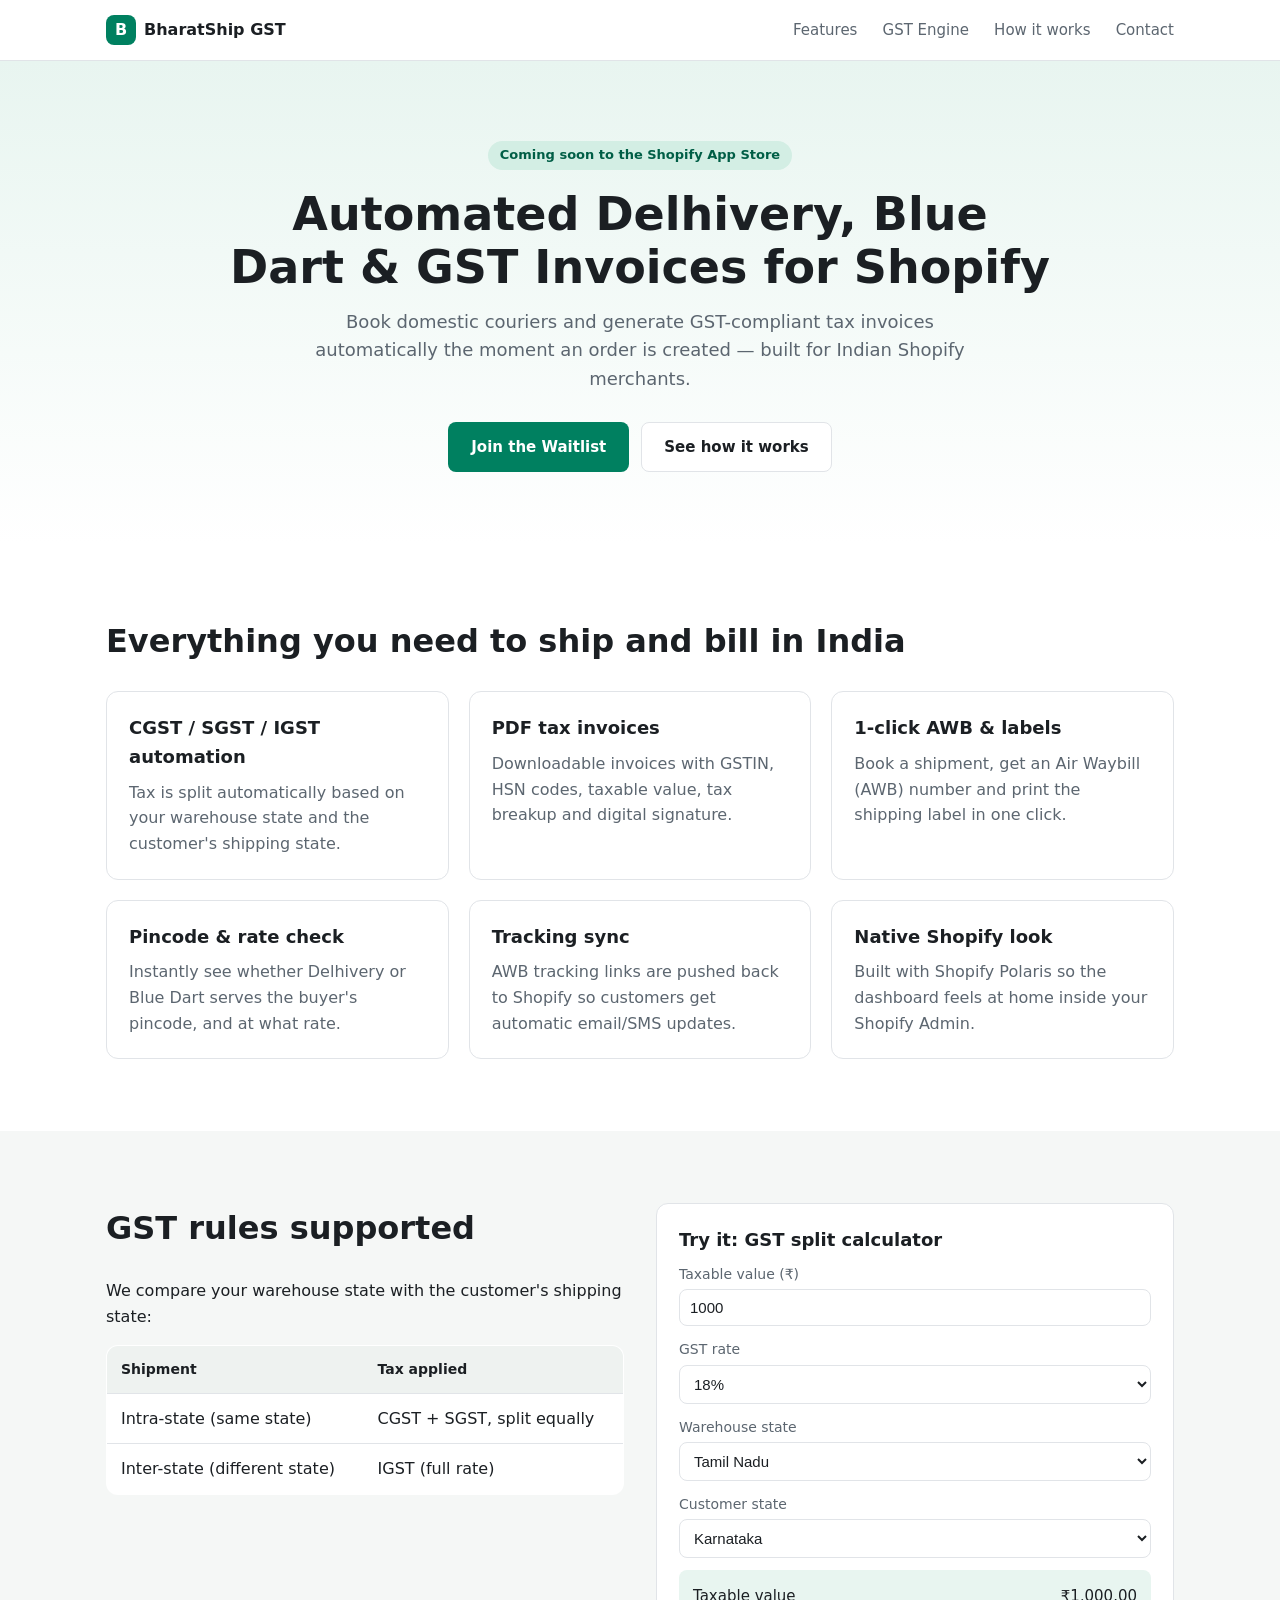
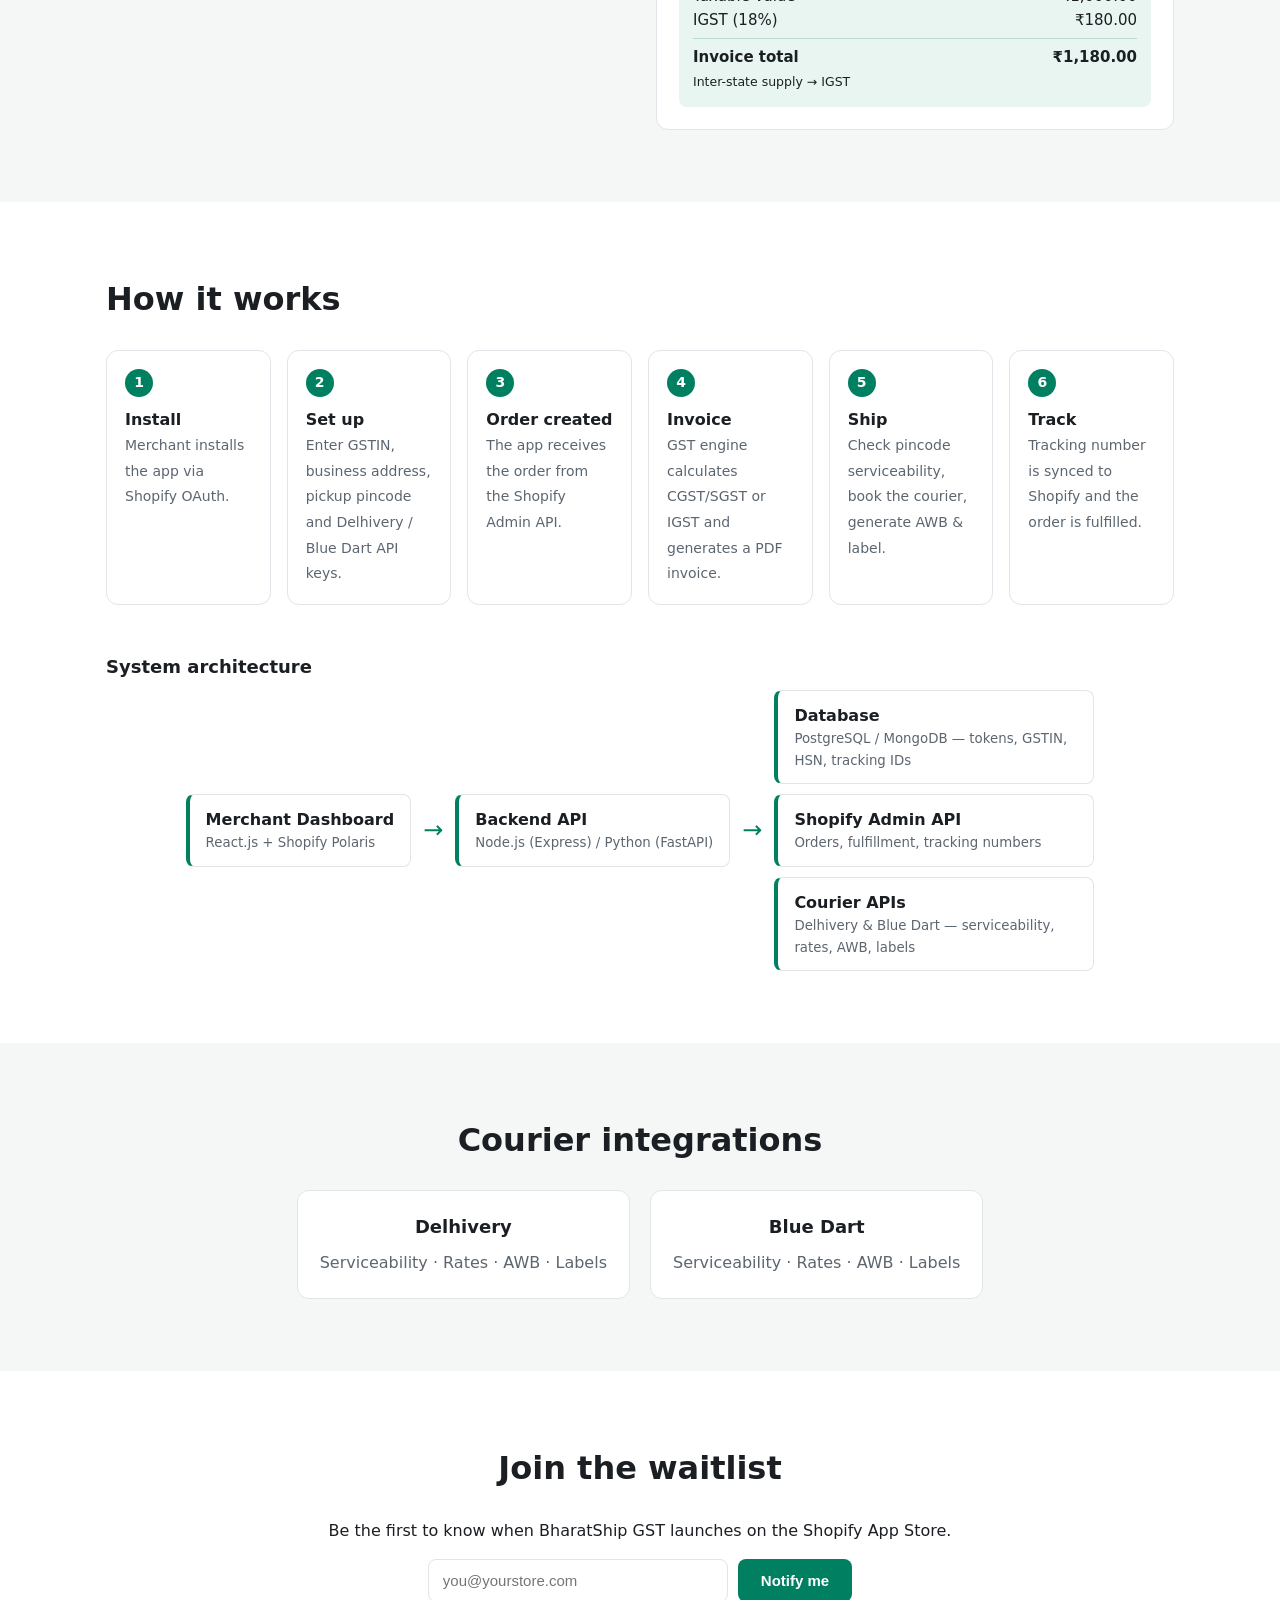
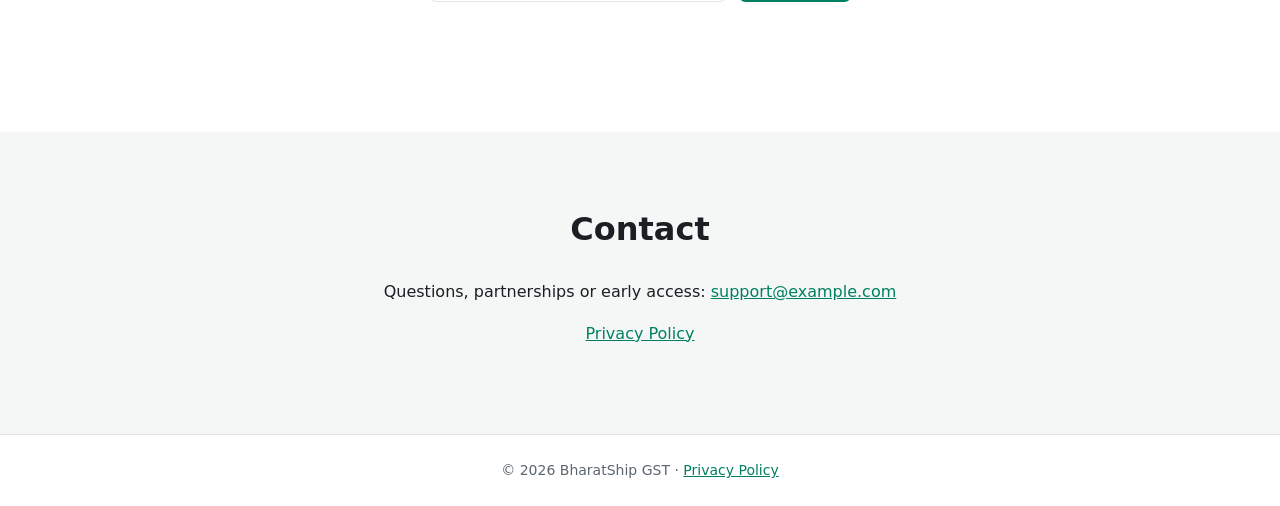
<file: index.html>
<!doctype html>
<html lang="en">
<head>
  <meta charset="utf-8">
  <meta name="viewport" content="width=device-width, initial-scale=1">
  <title>BharatShip GST — Shipping & GST Invoices for Shopify</title>
  <meta name="description" content="Automated Delhivery, Blue Dart and GST-compliant invoices for Indian Shopify merchants.">
  <link rel="stylesheet" href="styles.css">
</head>
<body>
  <header class="nav">
    <div class="wrap nav-inner">
      <a href="#" class="brand"><span class="logo">B</span> BharatShip GST</a>
      <nav>
        <a href="#features">Features</a>
        <a href="#gst">GST Engine</a>
        <a href="#how">How it works</a>
        <a href="#contact">Contact</a>
      </nav>
    </div>
  </header>

  <main>
    <!-- Hero -->
    <section class="hero">
      <div class="wrap">
        <span class="pill">Coming soon to the Shopify App Store</span>
        <h1>Automated Delhivery, Blue Dart &amp; GST Invoices for Shopify</h1>
        <p class="lead">Book domestic couriers and generate GST-compliant tax invoices automatically the moment an order is created — built for Indian Shopify merchants.</p>
        <div class="cta">
          <a href="#waitlist" class="btn primary">Join the Waitlist</a>
          <a href="#how" class="btn ghost">See how it works</a>
        </div>
      </div>
    </section>

    <!-- Features -->
    <section id="features" class="section">
      <div class="wrap">
        <h2>Everything you need to ship and bill in India</h2>
        <div class="grid">
          <article class="card">
            <h3>CGST / SGST / IGST automation</h3>
            <p>Tax is split automatically based on your warehouse state and the customer's shipping state.</p>
          </article>
          <article class="card">
            <h3>PDF tax invoices</h3>
            <p>Downloadable invoices with GSTIN, HSN codes, taxable value, tax breakup and digital signature.</p>
          </article>
          <article class="card">
            <h3>1-click AWB &amp; labels</h3>
            <p>Book a shipment, get an Air Waybill (AWB) number and print the shipping label in one click.</p>
          </article>
          <article class="card">
            <h3>Pincode &amp; rate check</h3>
            <p>Instantly see whether Delhivery or Blue Dart serves the buyer's pincode, and at what rate.</p>
          </article>
          <article class="card">
            <h3>Tracking sync</h3>
            <p>AWB tracking links are pushed back to Shopify so customers get automatic email/SMS updates.</p>
          </article>
          <article class="card">
            <h3>Native Shopify look</h3>
            <p>Built with Shopify Polaris so the dashboard feels at home inside your Shopify Admin.</p>
          </article>
        </div>
      </div>
    </section>

    <!-- GST Engine -->
    <section id="gst" class="section alt">
      <div class="wrap two-col">
        <div>
          <h2>GST rules supported</h2>
          <p>We compare your warehouse state with the customer's shipping state:</p>
          <table class="rules">
            <thead><tr><th>Shipment</th><th>Tax applied</th></tr></thead>
            <tbody>
              <tr><td>Intra-state (same state)</td><td>CGST + SGST, split equally</td></tr>
              <tr><td>Inter-state (different state)</td><td>IGST (full rate)</td></tr>
            </tbody>
          </table>
        </div>
        <form class="calc card" id="calc" onsubmit="return false">
          <h3>Try it: GST split calculator</h3>
          <label>Taxable value (₹)<input type="number" id="amt" value="1000" min="0" step="0.01"></label>
          <label>GST rate
            <select id="rate">
              <option value="5">5%</option><option value="12">12%</option>
              <option value="18" selected>18%</option><option value="28">28%</option>
            </select>
          </label>
          <label>Warehouse state<select id="from"></select></label>
          <label>Customer state<select id="to"></select></label>
          <div class="result" id="result" aria-live="polite"></div>
        </form>
      </div>
    </section>

    <!-- How it works -->
    <section id="how" class="section">
      <div class="wrap">
        <h2>How it works</h2>
        <ol class="flow">
          <li><strong>Install</strong><span>Merchant installs the app via Shopify OAuth.</span></li>
          <li><strong>Set up</strong><span>Enter GSTIN, business address, pickup pincode and Delhivery / Blue Dart API keys.</span></li>
          <li><strong>Order created</strong><span>The app receives the order from the Shopify Admin API.</span></li>
          <li><strong>Invoice</strong><span>GST engine calculates CGST/SGST or IGST and generates a PDF invoice.</span></li>
          <li><strong>Ship</strong><span>Check pincode serviceability, book the courier, generate AWB &amp; label.</span></li>
          <li><strong>Track</strong><span>Tracking number is synced to Shopify and the order is fulfilled.</span></li>
        </ol>

        <h3 class="sub">System architecture</h3>
        <div class="arch">
          <div class="box"><b>Merchant Dashboard</b><small>React.js + Shopify Polaris</small></div>
          <div class="arrow">→</div>
          <div class="box"><b>Backend API</b><small>Node.js (Express) / Python (FastAPI)</small></div>
          <div class="arrow">→</div>
          <div class="stack">
            <div class="box"><b>Database</b><small>PostgreSQL / MongoDB — tokens, GSTIN, HSN, tracking IDs</small></div>
            <div class="box"><b>Shopify Admin API</b><small>Orders, fulfillment, tracking numbers</small></div>
            <div class="box"><b>Courier APIs</b><small>Delhivery &amp; Blue Dart — serviceability, rates, AWB, labels</small></div>
          </div>
        </div>
      </div>
    </section>

    <!-- Couriers -->
    <section class="section alt">
      <div class="wrap center">
        <h2>Courier integrations</h2>
        <div class="couriers">
          <div class="card"><h3>Delhivery</h3><p>Serviceability · Rates · AWB · Labels</p></div>
          <div class="card"><h3>Blue Dart</h3><p>Serviceability · Rates · AWB · Labels</p></div>
        </div>
      </div>
    </section>

    <!-- Waitlist + Contact -->
    <section id="waitlist" class="section">
      <div class="wrap center">
        <h2>Join the waitlist</h2>
        <p>Be the first to know when BharatShip GST launches on the Shopify App Store.</p>
        <form class="waitlist" id="waitlist-form">
          <input type="email" id="wl-email" placeholder="you@yourstore.com" required>
          <button class="btn primary" type="submit">Notify me</button>
        </form>
        <p class="note" id="wl-msg"></p>
      </div>
    </section>

    <section id="contact" class="section alt">
      <div class="wrap center">
        <h2>Contact</h2>
        <p>Questions, partnerships or early access: <a href="mailto:support@example.com" id="contact-email">support@example.com</a></p>
        <p><a href="privacy.html">Privacy Policy</a></p>
      </div>
    </section>
  </main>

  <footer class="footer">
    <div class="wrap">© <span id="yr"></span> BharatShip GST · <a href="privacy.html">Privacy Policy</a></div>
  </footer>

  <script src="app.js"></script>
</body>
</html>
</file>
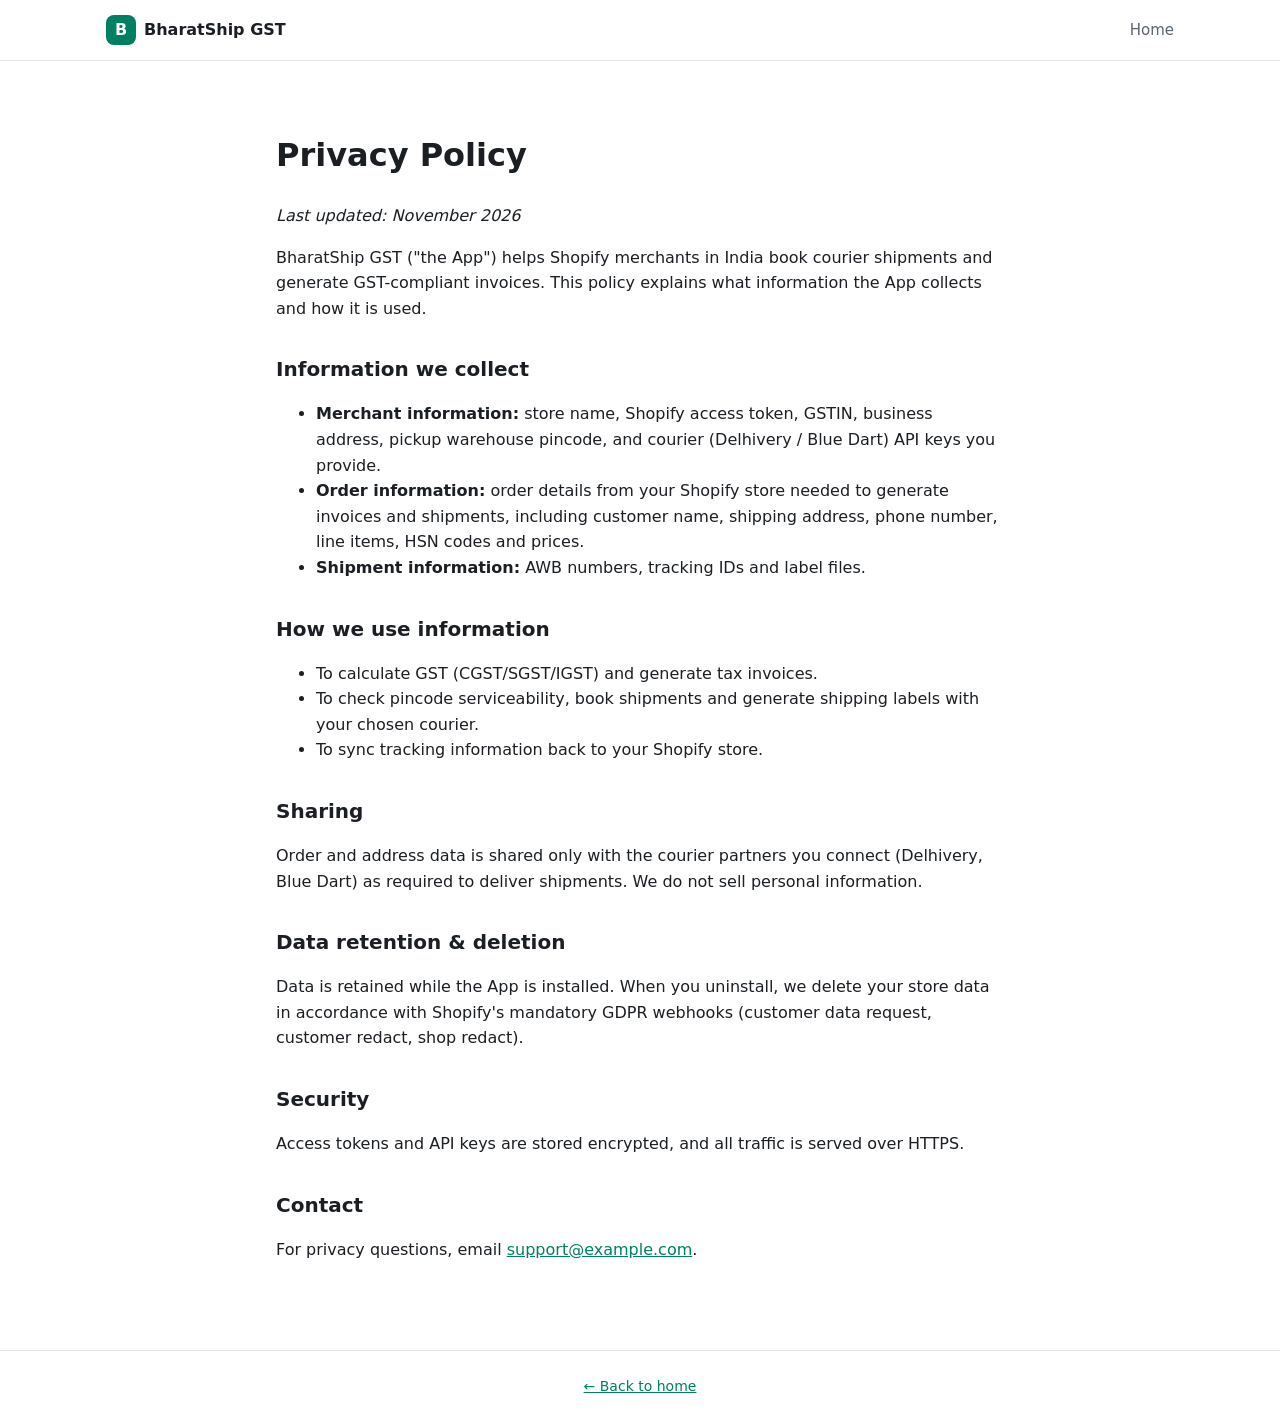
<file: privacy.html>
<!doctype html>
<html lang="en">
<head>
  <meta charset="utf-8">
  <meta name="viewport" content="width=device-width, initial-scale=1">
  <title>Privacy Policy — BharatShip GST</title>
  <link rel="stylesheet" href="styles.css">
</head>
<body>
  <header class="nav">
    <div class="wrap nav-inner">
      <a href="index.html" class="brand"><span class="logo">B</span> BharatShip GST</a>
      <nav><a href="index.html">Home</a></nav>
    </div>
  </header>

  <main class="wrap doc">
    <h1>Privacy Policy</h1>
    <p><em>Last updated: November 2026</em></p>
    <p>BharatShip GST ("the App") helps Shopify merchants in India book courier shipments and generate GST-compliant invoices. This policy explains what information the App collects and how it is used.</p>

    <h2>Information we collect</h2>
    <ul>
      <li><strong>Merchant information:</strong> store name, Shopify access token, GSTIN, business address, pickup warehouse pincode, and courier (Delhivery / Blue Dart) API keys you provide.</li>
      <li><strong>Order information:</strong> order details from your Shopify store needed to generate invoices and shipments, including customer name, shipping address, phone number, line items, HSN codes and prices.</li>
      <li><strong>Shipment information:</strong> AWB numbers, tracking IDs and label files.</li>
    </ul>

    <h2>How we use information</h2>
    <ul>
      <li>To calculate GST (CGST/SGST/IGST) and generate tax invoices.</li>
      <li>To check pincode serviceability, book shipments and generate shipping labels with your chosen courier.</li>
      <li>To sync tracking information back to your Shopify store.</li>
    </ul>

    <h2>Sharing</h2>
    <p>Order and address data is shared only with the courier partners you connect (Delhivery, Blue Dart) as required to deliver shipments. We do not sell personal information.</p>

    <h2>Data retention &amp; deletion</h2>
    <p>Data is retained while the App is installed. When you uninstall, we delete your store data in accordance with Shopify's mandatory GDPR webhooks (customer data request, customer redact, shop redact).</p>

    <h2>Security</h2>
    <p>Access tokens and API keys are stored encrypted, and all traffic is served over HTTPS.</p>

    <h2>Contact</h2>
    <p>For privacy questions, email <a href="mailto:support@example.com">support@example.com</a>.</p>
  </main>

  <footer class="footer">
    <div class="wrap"><a href="index.html">← Back to home</a></div>
  </footer>
</body>
</html>
</file>
<file: styles.css>
:root {
  --bg: #ffffff;
  --bg-alt: #f5f7f6;
  --text: #1b1f23;
  --muted: #5c6670;
  --brand: #008060;
  --brand-dark: #005e46;
  --border: #e1e4e8;
  --radius: 12px;
}
* { box-sizing: border-box; }
html { scroll-behavior: smooth; }
body {
  margin: 0;
  font-family: system-ui, -apple-system, "Segoe UI", Roboto, sans-serif;
  color: var(--text);
  background: var(--bg);
  line-height: 1.6;
}
a { color: var(--brand); }
.wrap { max-width: 1100px; margin: 0 auto; padding: 0 16px; }
.center { text-align: center; }

/* Nav */
.nav { position: sticky; top: 0; background: rgba(255,255,255,.95); border-bottom: 1px solid var(--border); z-index: 10; }
.nav-inner { display: flex; align-items: center; justify-content: space-between; height: 60px; }
.brand { display: flex; align-items: center; gap: 8px; font-weight: 700; color: var(--text); text-decoration: none; }
.logo { width: 30px; height: 30px; border-radius: 8px; background: var(--brand); color: #fff; display: grid; place-items: center; }
.nav nav a { margin-left: 20px; color: var(--muted); text-decoration: none; font-size: 15px; }
.nav nav a:hover { color: var(--brand); }
@media (max-width: 640px) { .nav nav { display: none; } }

/* Hero */
.hero { padding: 80px 0 72px; background: linear-gradient(180deg, #e8f5f0 0%, #fff 100%); text-align: center; }
.pill { display: inline-block; padding: 4px 12px; border-radius: 999px; background: #d3eee4; color: var(--brand-dark); font-size: 13px; font-weight: 600; }
.hero h1 { font-size: clamp(28px, 5vw, 46px); line-height: 1.15; margin: 18px auto 14px; max-width: 820px; }
.lead { font-size: 18px; color: var(--muted); max-width: 680px; margin: 0 auto; }
.cta { margin-top: 28px; display: flex; gap: 12px; justify-content: center; flex-wrap: wrap; }
.btn { display: inline-block; padding: 12px 22px; border-radius: 8px; font-weight: 600; text-decoration: none; border: 1px solid transparent; cursor: pointer; font-size: 15px; }
.btn.primary { background: var(--brand); color: #fff; }
.btn.primary:hover { background: var(--brand-dark); }
.btn.ghost { border-color: var(--border); color: var(--text); background: #fff; }

/* Sections */
.section { padding: 72px 0; }
.section.alt { background: var(--bg-alt); }
h2 { font-size: clamp(24px, 3.5vw, 32px); margin: 0 0 24px; }
h3 { margin: 0 0 8px; font-size: 18px; }
.sub { margin-top: 48px; }
.grid { display: grid; gap: 20px; grid-template-columns: repeat(auto-fit, minmax(260px, 1fr)); }
.card { background: #fff; border: 1px solid var(--border); border-radius: var(--radius); padding: 22px; }
.card p { margin: 0; color: var(--muted); }

/* GST */
.two-col { display: grid; gap: 32px; grid-template-columns: 1fr 1fr; align-items: start; }
@media (max-width: 820px) { .two-col { grid-template-columns: 1fr; } }
.rules { width: 100%; border-collapse: collapse; background: #fff; border-radius: var(--radius); overflow: hidden; border: 1px solid var(--border); }
.rules th, .rules td { text-align: left; padding: 12px 14px; border-bottom: 1px solid var(--border); }
.rules th { background: #eef2f0; font-size: 14px; }
.calc label { display: block; font-size: 14px; color: var(--muted); margin-bottom: 12px; }
.calc input, .calc select { display: block; width: 100%; margin-top: 4px; padding: 9px 10px; border: 1px solid var(--border); border-radius: 8px; font-size: 15px; background: #fff; color: var(--text); }
.result { margin-top: 8px; padding: 14px; border-radius: 8px; background: #e8f5f0; font-size: 15px; }
.result .row { display: flex; justify-content: space-between; }
.result .total { font-weight: 700; border-top: 1px solid #b9dccd; margin-top: 6px; padding-top: 6px; }

/* Flow */
.flow { list-style: none; padding: 0; margin: 0; display: grid; gap: 16px; grid-template-columns: repeat(auto-fit, minmax(160px, 1fr)); counter-reset: step; }
.flow li { background: #fff; border: 1px solid var(--border); border-radius: var(--radius); padding: 18px; counter-increment: step; }
.flow li::before { content: counter(step); display: grid; place-items: center; width: 28px; height: 28px; border-radius: 50%; background: var(--brand); color: #fff; font-weight: 700; font-size: 14px; margin-bottom: 10px; }
.flow strong { display: block; }
.flow span { color: var(--muted); font-size: 14px; }

/* Architecture */
.arch { display: flex; align-items: center; gap: 12px; flex-wrap: wrap; justify-content: center; }
.arch .box { background: #fff; border: 1px solid var(--border); border-left: 4px solid var(--brand); border-radius: 8px; padding: 12px 16px; min-width: 200px; max-width: 320px; }
.arch .box small { display: block; color: var(--muted); }
.arch .stack { display: flex; flex-direction: column; gap: 10px; }
.arrow { font-size: 24px; color: var(--brand); }
@media (max-width: 820px) { .arch { flex-direction: column; } .arrow { transform: rotate(90deg); } }

/* Couriers / waitlist */
.couriers { display: flex; gap: 20px; justify-content: center; flex-wrap: wrap; }
.couriers .card { min-width: 240px; }
.waitlist { display: flex; gap: 10px; justify-content: center; flex-wrap: wrap; margin-top: 16px; }
.waitlist input { padding: 12px 14px; border: 1px solid var(--border); border-radius: 8px; font-size: 15px; width: 300px; max-width: 100%; }
.note { color: var(--brand-dark); min-height: 1.6em; }

/* Footer */
.footer { padding: 24px 0; border-top: 1px solid var(--border); color: var(--muted); font-size: 14px; text-align: center; }

/* Privacy page */
.doc { max-width: 760px; padding: 48px 16px 72px; }
.doc h1 { font-size: 32px; }
.doc h2 { font-size: 20px; margin: 32px 0 8px; }
</file>
